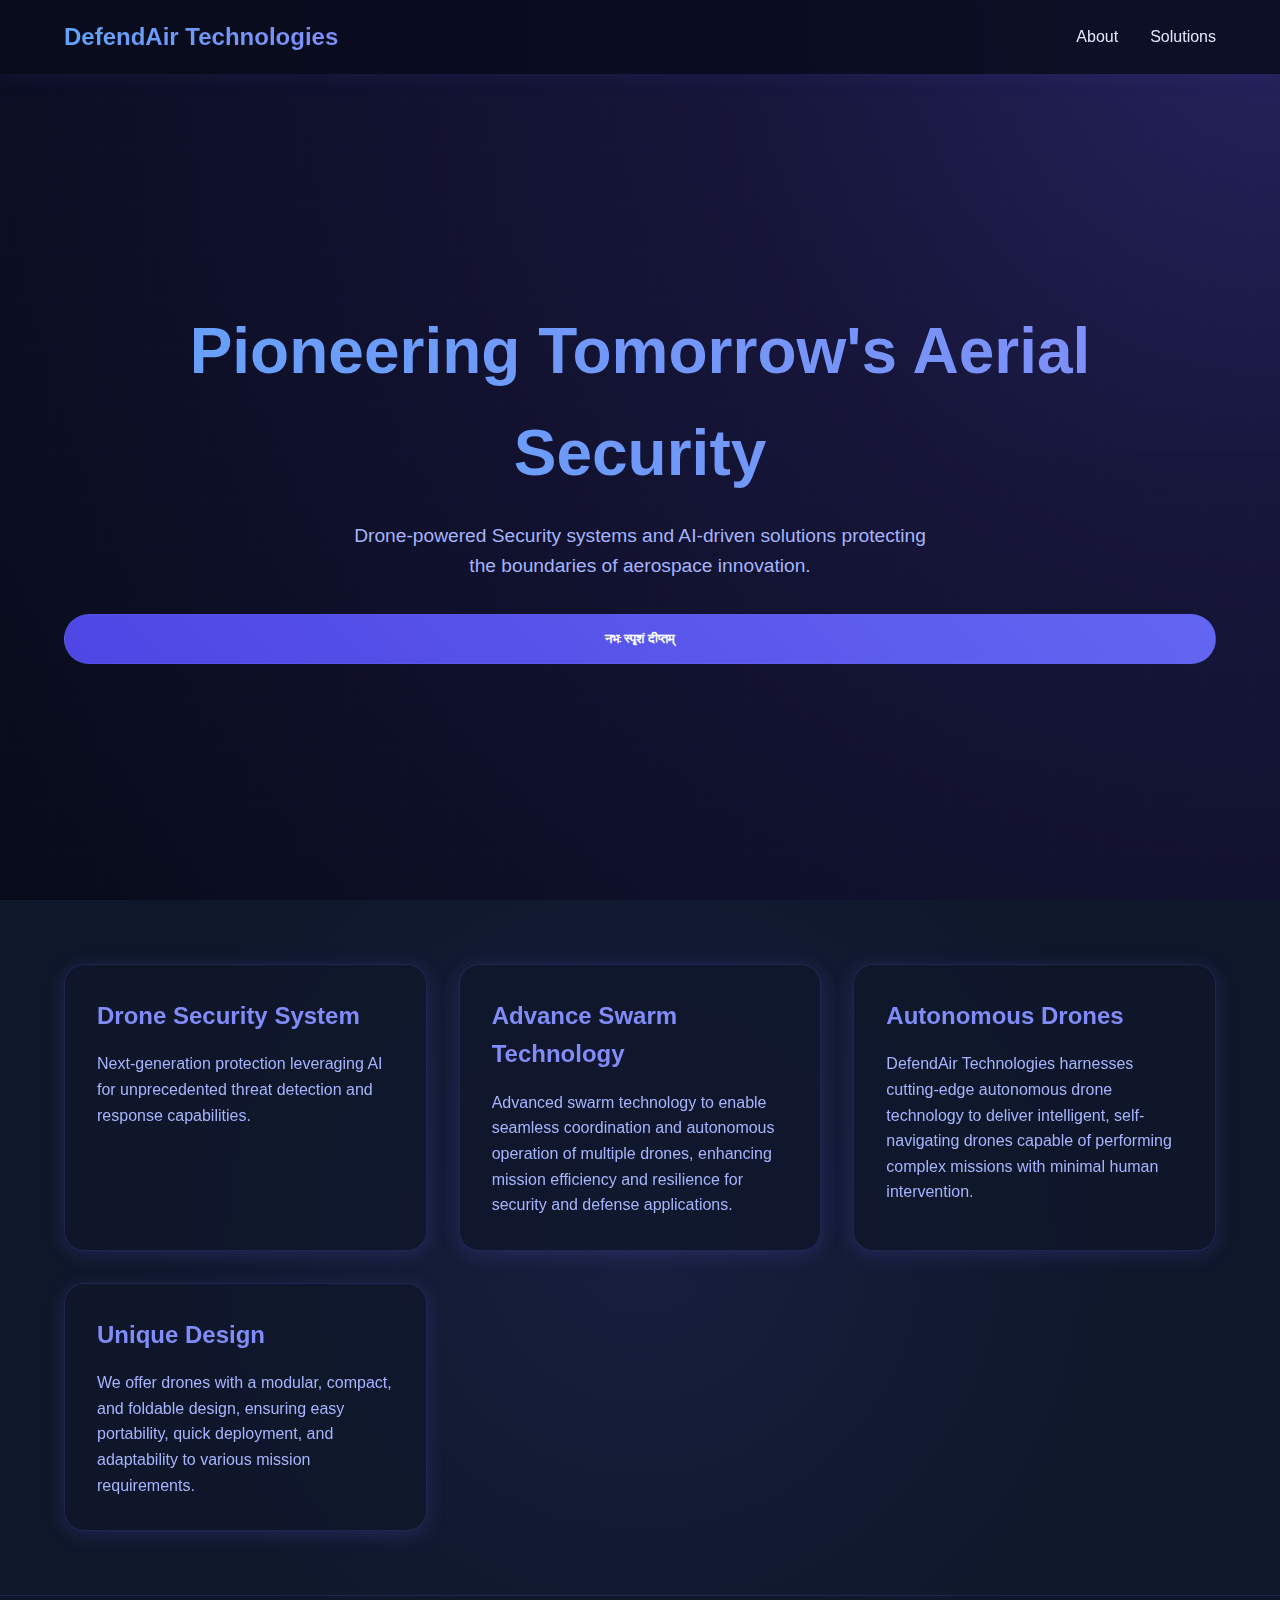
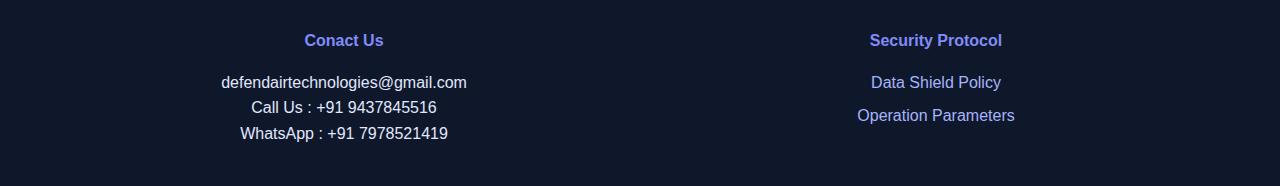
<file: index.html>
<!DOCTYPE html>
<html>
  <head>
    <style>
      * {
        margin: 0;
        padding: 0;
        box-sizing: border-box;
        font-family: -apple-system, BlinkMacSystemFont, "Segoe UI", Roboto,
          Helvetica, sans-serif;
      }

      body {
        line-height: 1.6;
        color: #e0e7ff;
        background: #080b1a;
        overflow-x: hidden;
      }

      .navbar {
        background: rgba(8, 11, 26, 0.8);
        backdrop-filter: blur(10px);
        padding: 1rem 5%;
        position: fixed;
        width: 100%;
        top: 0;
        box-shadow: 0 2px 20px rgba(99, 102, 241, 0.1);
        display: flex;
        justify-content: space-between;
        align-items: center;
        z-index: 1000;
        border-bottom: 0px solid rgba(99, 102, 241);
      }

      .logo {
        font-size: 1.5rem;
        font-weight: bold;
        background: linear-gradient(45deg, #60a5fa, #818cf8);
        background-clip: text;
        background-clip: text;
        background-clip: text;
        background-clip: text;
        background-clip: text;
        background-clip: text;
        background-clip: text;
        background-clip: text;
        -webkit-background-clip: text;
        -webkit-text-fill-color: transparent;
        position: relative;
      }

      .nav-links {
        display: flex;
        gap: 2rem;
      }

      .nav-links a {
        text-decoration: none;
        color: #e0e7ff;
        font-weight: 500;
        position: relative;
        padding: 0.5rem 0;
      }

      .nav-links a::after {
        content: "";
        position: absolute;
        bottom: 0;
        left: 0;
        width: 0;
        height: 2px;
        background: linear-gradient(45deg, #60a5fa, #818cf8);
        transition: width 0.3s;
      }

      .nav-links a:hover::after {
        width: 100%;
      }

      .hero {
        background: radial-gradient(circle at top right, #1e1b4b, #080b1a);
        padding: 8rem 5% 4rem;
        text-align: center;
        min-height: 100vh;
        display: flex;
        flex-direction: column;
        justify-content: center;
        position: relative;
        overflow: hidden;
      }

      .hero h1 {
        font-size: 4rem;
        margin-bottom: 1rem;
        background: linear-gradient(45deg, #60a5fa, #818cf8);
        -webkit-background-clip: text;
        -webkit-text-fill-color: transparent;
        position: relative;
      }

      .hero p {
        font-size: 1.2rem;
        max-width: 600px;
        margin: 0 auto 2rem;
        color: #a5b4fc;
      }

      .cta-button {
        display: inline-block;
        padding: 1rem 2rem;
        background: linear-gradient(45deg, #4f46e5, #6366f1);
        color: white;
        text-decoration: none;
        border-radius: 30px;
        font-weight: bold;
        transition: all 0.3s;
        position: relative;
        overflow: hidden;
        border: 1px solid rgba(99, 102, 241, 0.3);
        cursor: pointer;
      }

      .cta-button:hover {
        transform: translateY(-3px);
        box-shadow: 0 8px 20px rgba(52, 152, 219, 0.6);
        background: linear-gradient(45deg, #2ecc71, #3498db);
      }

      /* Drone Styles */
      .drone-container {
        display: none;
        position: fixed;
        top: 50%;
        left: -100px;
        transform: translateY(-50%);
        width: 120px;
        height: 120px;
        filter: drop-shadow(0 0 10px rgba(0, 255, 255, 0.3));
        z-index: 1001;
      }

      .drone {
        position: relative;
        width: 100%;
        height: 100%;
      }

      .drone-body {
        position: absolute;
        top: 40%;
        left: 25%;
        width: 50%;
        height: 20%;
        background: linear-gradient(90deg, #2c3e50, #3498db);
        border-radius: 20px;
        box-shadow: 0 0 15px rgba(52, 152, 219, 0.5);
      }

      .drone-light {
        position: absolute;
        width: 8px;
        height: 8px;
        background: #e74c3c;
        border-radius: 50%;
        top: 45%;
        right: 10%;
        animation: blink 1s infinite;
      }

      .propeller-housing {
        position: absolute;
        width: 25px;
        height: 25px;
        background: #34495e;
        border-radius: 50%;
        display: flex;
        justify-content: center;
        align-items: center;
      }

      .propeller {
        position: absolute;
        width: 35px;
        height: 3px;
        background: linear-gradient(90deg, #bdc3c7, #ecf0f1);
        border-radius: 2px;
        animation: spin 0.2s linear infinite;
        transform-origin: center;
      }

      .housing1 {
        top: 15%;
        left: 15%;
      }
      .housing2 {
        top: 15%;
        right: 15%;
      }
      .housing3 {
        bottom: 15%;
        left: 15%;
      }
      .housing4 {
        bottom: 15%;
        right: 15%;
      }

      .arm {
        position: absolute;
        width: 30%;
        height: 4px;
        background: linear-gradient(90deg, #2c3e50, #3498db);
        transform-origin: center;
      }

      .arm1 {
        top: 25%;
        left: 20%;
        transform: rotate(-45deg);
      }
      .arm2 {
        top: 25%;
        right: 20%;
        transform: rotate(45deg);
      }
      .arm3 {
        bottom: 25%;
        left: 20%;
        transform: rotate(45deg);
      }
      .arm4 {
        bottom: 25%;
        right: 20%;
        transform: rotate(-45deg);
      }

      @keyframes spin {
        from {
          transform: rotate(0deg);
        }
        to {
          transform: rotate(360deg);
        }
      }

      @keyframes blink {
        0%,
        100% {
          opacity: 1;
        }
        50% {
          opacity: 0.3;
        }
      }

      @keyframes flyIn {
        0% {
          left: -100px;
          transform: translateY(60%) rotate(0deg);
        }
        80% {
          left: 100%;
          transform: translateY(-50%) rotate(180deg);
        }
        95% {
          left: 50%;
          transform: translateY(60%) rotate(360deg) scale(1.1);
        }
        100% {
          left: 78%;
          transform: translateY(50%) rotate(360deg) scale(1);
        }
      }

      .show-drone {
        display: block;
        animation: flyIn 2.5s cubic-bezier(0.68, -0.55, 0.265, 1.55) forwards;
      }

      /* Rest of your existing styles */
      .hero {
        background: radial-gradient(circle at top right, #1e1b4b, #080b1a);
        padding: 8rem 5% 4rem;
        text-align: center;
        min-height: 100vh;
        display: flex;
        flex-direction: column;
        justify-content: center;
        position: relative;
        overflow: hidden;
      }

      .hero::before {
        content: "";
        position: absolute;
        top: -50%;
        right: -50%;
        width: 100%;
        height: 100%;
        background: radial-gradient(
          circle,
          rgba(99, 102, 241, 0.1) 0%,
          transparent 70%
        );
        animation: rotate 20s linear infinite;
      }

      @keyframes rotate {
        from {
          transform: rotate(0deg);
        }
        to {
          transform: rotate(360deg);
        }
      }

      .hero h1 {
        font-size: 4rem;
        margin-bottom: 1rem;
        background: linear-gradient(45deg, #60a5fa, #818cf8);
        -webkit-background-clip: text;
        -webkit-text-fill-color: transparent;
        position: relative;
      }

      .hero p {
        font-size: 1.2rem;
        max-width: 600px;
        margin: 0 auto 2rem;
        color: #a5b4fc;
      }

      .cta-button {
        display: inline-block;
        padding: 1rem 2rem;
        background: linear-gradient(45deg, #4f46e5, #6366f1);
        color: white;
        text-decoration: none;
        border-radius: 30px;
        font-weight: bold;
        transition: all 0.3s;
        position: relative;
        overflow: hidden;
        border: 1px solid rgba(99, 102, 241, 0.3);
      }

      .cta-button:hover {
        transform: translateY(5px);
        box-shadow: 0 0 20px rgba(112, 122, 255, 0.493);
      }
      .features {
        padding: 4rem 5%;
        background: #0f172a;
        position: relative;
      }

      .features::before {
        content: "";
        position: absolute;
        top: 0;
        left: 0;
        width: 100%;
        height: 100%;
        background: radial-gradient(
          circle at center,
          rgba(99, 102, 241, 0.1) 0%,
          transparent 70%
        );
      }

      .features-grid {
        display: grid;
        grid-template-columns: repeat(auto-fit, minmax(300px, 1fr));
        gap: 2rem;
        max-width: 1200px;
        margin: 0 auto;
        position: relative;
      }

      .feature-card {
        background: rgba(15, 23, 42, 0.8);
        padding: 2rem;
        border-radius: 20px;
        box-shadow: 0 4px 20px rgba(99, 102, 241, 0.2);
        border: 1px solid rgba(99, 102, 241, 0.2);
        backdrop-filter: blur(10px);
        transition: transform 0.3s;
      }

      .feature-card:hover {
        transform: translateY(-5px);
      }

      .feature-card h3 {
        color: #818cf8;
        margin-bottom: 1rem;
        font-size: 1.5rem;
      }

      .feature-card p {
        color: #a5b4fc;
      }

      footer {
        background: #0f172a;
        color: #e0e7ff;
        padding: 2rem 5%;
        text-align: center;
        border-top: 1px solid rgba(99, 102, 241, 0.2);
      }

      .footer-content {
        max-width: 1200px;
        margin: 0 auto;
        display: grid;
        grid-template-columns: repeat(auto-fit, minmax(200px, 1fr));
        gap: 2rem;
      }

      .footer-content h4 {
        margin-bottom: 1rem;
        color: #818cf8;
      }

      .footer-content a {
        color: #a5b4fc;
        text-decoration: none;
        display: block;
        margin-bottom: 0.5rem;
        transition: color 0.3s;
      }

      .footer-content a:hover {
        color: #818cf8;
      }

      .grid-background {
        position: absolute;
        top: 0;
        left: 0;
        width: 100%;
        height: 100%;
        background-image: linear-gradient(
            rgba(99, 102, 241, 0.1) 1px,
            transparent 1px
          ),
          linear-gradient(90deg, rgba(99, 102, 241, 0.1) 1px, transparent 1px);
        background-size: 50px 50px;
        animation: gridMove 20s linear infinite;
        opacity: 0.2;
      }

      @keyframes gridMove {
        0% {
          transform: translateY(0);
        }
        100% {
          transform: translateY(50px);
        }
      }
    </style>

    <link rel="shortcut icon" href="Black and White Simple Monoline Camping Camping Logo.png" type="image/x-icon">
    <title>Home</title>
  </head>
  <body>
    <nav class="navbar"> 
      <div class="logo"><a href="index.html">DefendAir Technologies</a></div>
      <div class="nav-links">
        <a href="index2.html">About</a>
        <a href="index3.html">Solutions</a>
      </div>
    </nav>

    <div class="drone-container" id="droneContainer">
      <div class="drone">
        <div class="drone-body"></div>
        <div class="drone-light"></div>
        <div class="arm arm1"></div>
        <div class="arm arm2"></div>
        <div class="arm arm3"></div>
        <div class="arm arm4"></div>
        <div class="propeller-housing housing1">
          <div class="propeller"></div>
        </div>
        <div class="propeller-housing housing2">
          <div class="propeller"></div>
        </div>
        <div class="propeller-housing housing3">
          <div class="propeller"></div>
        </div>
        <div class="propeller-housing housing4">
          <div class="propeller"></div>
        </div>
      </div>
    </div>

    <section class="hero">
      <div class="grid-background"></div>
      <h1>Pioneering Tomorrow's Aerial Security</h1>
      <p>
        Drone-powered Security systems and AI-driven solutions protecting the
        boundaries of aerospace innovation.
      </p>
      <button class="cta-button" onclick="showDrone()">
        नभः स्पृशं दीप्तम्
      </button>
    </section>

    <section class="features">
      <div class="features-grid">
        <div class="feature-card">
          <h3>Drone Security System</h3>
          <p>
            Next-generation protection leveraging AI for unprecedented threat
            detection and response capabilities.
          </p>
        </div>
        <div class="feature-card">
          <h3>Advance Swarm Technology</h3>
          <p>
            Advanced swarm technology to enable seamless coordination and
            autonomous operation of multiple drones, enhancing mission
            efficiency and resilience for security and defense applications.
          </p>
        </div>
        <div class="feature-card">
          <h3>Autonomous Drones</h3>
          <p>
            DefendAir Technologies harnesses cutting-edge autonomous drone
            technology to deliver intelligent, self-navigating drones capable of
            performing complex missions with minimal human intervention.
          </p>
        </div>
        <div class="feature-card">
          <h3>Unique Design</h3>
          <p>
            We offer drones with a modular, compact, and foldable design,
            ensuring easy portability, quick deployment, and adaptability to
            various mission requirements.
          </p>
        </div>
      </div>
    </section>

    <script>
      function showDrone() {
        const drone = document.getElementById("droneContainer");
        drone.classList.remove("show-drone");
        void drone.offsetWidth; // Trigger reflow
        drone.classList.add("show-drone");

        // Reset animation after 4 seconds
        setTimeout(() => {
          drone.classList.remove("show-drone");
        }, 4000);
      }
    </script>
    <footer>
      <div class="footer-content">
        <div>
          <h4>Conact Us</h4>
          <p>defendairtechnologies@gmail.com</p>
          <p>Call Us : +91 9437845516</p>
          <p>
            <a href="https://wa.me/message/MAWEYOQ3YXSGI1" id="jk"
             style="color:#e0e7ff;" >WhatsApp : +91 7978521419</a
            >
          </p>
        </div>
        <!-- <div>
                  <h4>Portal Links</h4>
                  <a href="#about">Our Vision</a>
                  <a href="#careers">Join the Future</a>
                  <a href="#news">Intelligence Feed</a>
              </div> -->
        <div>
          <h4>Security Protocol</h4>
          <a href="#privacy">Data Shield Policy</a>
          <a href="#terms">Operation Parameters</a>
        </div>
      </div>
    </footer>
  </body>
</html>
</file>
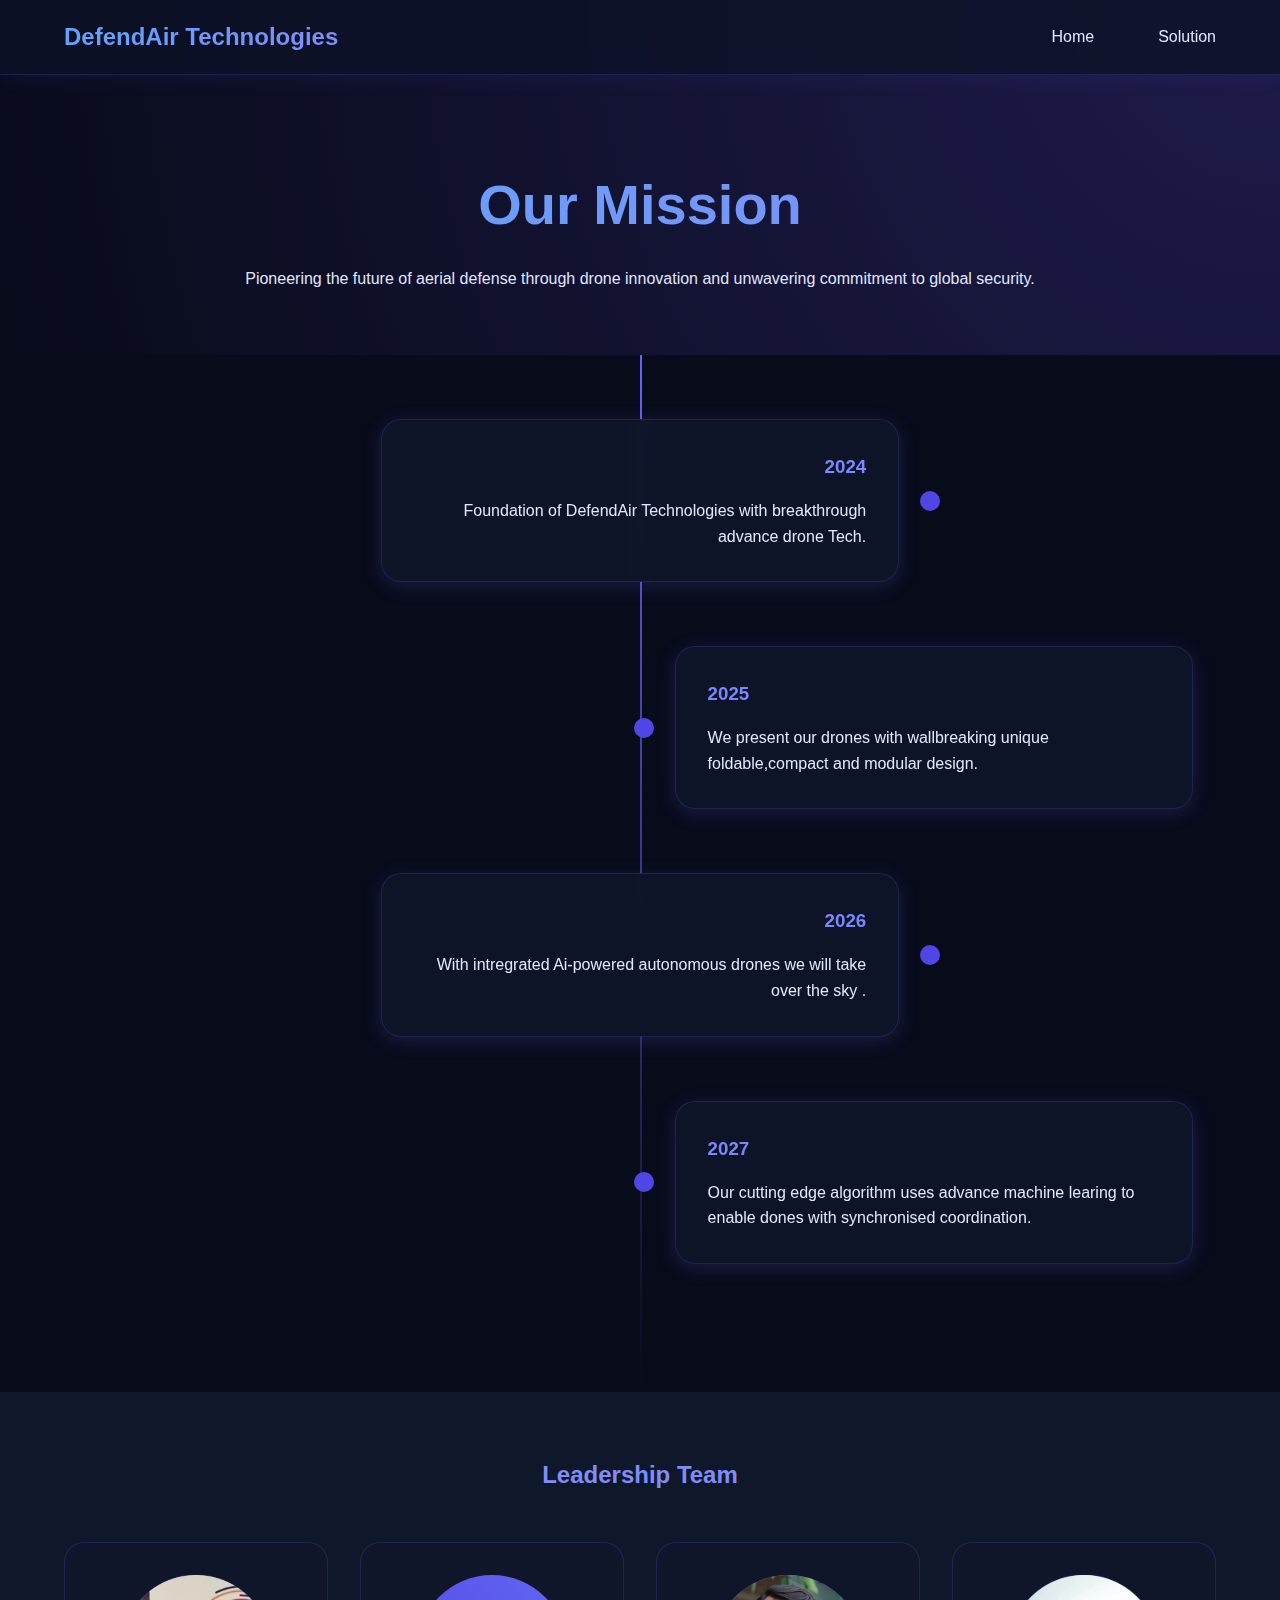
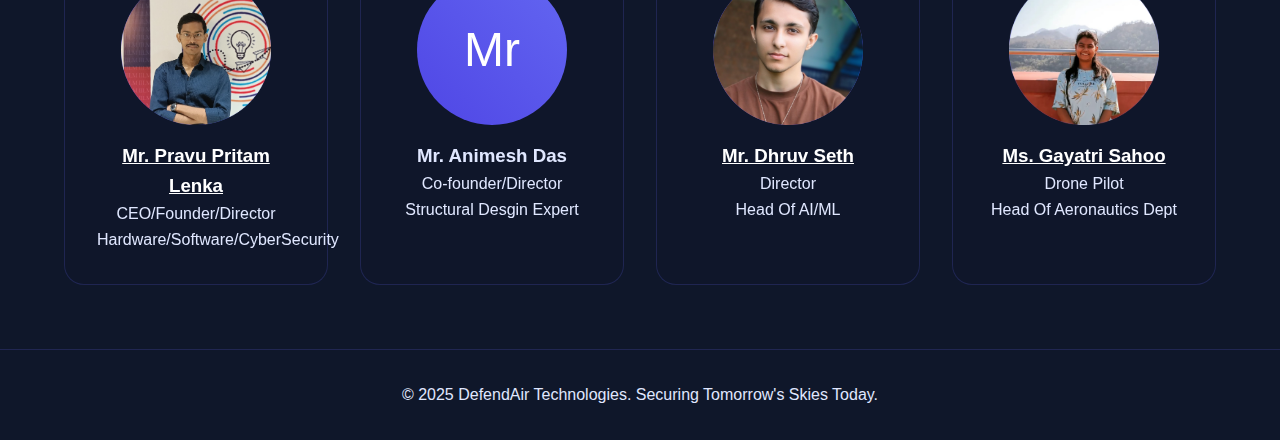
<file: index2.html>
<!DOCTYPE html>
<html>
<head>
    <link rel="stylesheet" href="style2.css" >
    <link rel="shortcut icon" href="Black and White Simple Monoline Camping Camping Logo.png" type="image/x-icon">
    <title>About</title>
        

</head>
<body>
    <nav class="navbar">
        <div class="logo"><a href="index.html">DefendAir Technologies</a></div>
        <div class="nav-links">
            <a href="index.html">Home</a>
            
            <a href="#solutions"><a href="index3.html">Solution</a></a>
        </div>
    </nav>

    <section class="page-header">
        <h1>Our Mission</h1>
        <p>Pioneering the future of aerial defense through drone innovation and unwavering commitment to global security.</p>
    </section>

    <section class="timeline">
        <div class="timeline-item">
            <div class="timeline-content timeline-left">
                <h3>2024</h3>
                <p>Foundation of DefendAir Technologies with breakthrough advance drone Tech.</p>
            </div>
        </div>
        <div class="timeline-item">
            <div class="timeline-content timeline-right">
                <h3>2025</h3>
                <p>We present our drones with wallbreaking unique foldable,compact and modular design.</p>
            </div>
        </div>
        <div class="timeline-item">
            <div class="timeline-content timeline-left">
                <h3>2026</h3>
                <p>With intregrated Ai-powered autonomous drones we will take over the sky .</p>
            </div>
        </div>
        <div class="timeline-item">
            <div class="timeline-content timeline-right">
                <h3>2027</h3>
                <p>Our cutting edge algorithm uses advance machine learing to enable dones with synchronised coordination.</p>
            </div>
        </div>
    </section>

    <section class="team-section">
        <h2 style="text-align: center; margin-bottom: 3rem; color: #818cf8;">Leadership Team</h2>
        <div class="team-grid">
            <div class="team-member">
                <div class="member-image"><img src="Prabhu.png" alt="Mr" width="150px"></div>
                <h3><a href="https://www.linkedin.com/in/pravu-pritam-lenka-2764731b3/" style="color: white;">Mr. Pravu Pritam Lenka</a></h3>
                <p>CEO/Founder/Director</p>
                <p>Hardware/Software/CyberSecurity</p>
            </div>
            <div class="team-member">
                <div class="member-image">Mr</div>
                <h3>Mr. Animesh Das</h3>
                <p>Co-founder/Director</p>
                <p>Structural Desgin Expert</p>
            </div>
            <div class="team-member">
                <div class="member-image"><img src="IMG_20241214_231904-modified.png" alt="Mr" width="150px"></div>
                <h3><a href="https://www.linkedin.com/in/dhruvseth10/" style="color: white;">Mr. Dhruv Seth </a></h3>
                <p>Director</p>
                <p>Head Of AI/ML</p>
            </div>
            <div class="team-member">
                <div class="member-image"><img src="Gaytri.png" alt="Ms" width="150px"></div>
                <h3><a href="https://www.linkedin.com/in/gayatri-sahoo-76850b1bb/" style="color: white;">Ms. Gayatri Sahoo</a></h3>
                <p>Drone Pilot</p>
                <p>Head Of Aeronautics Dept</p>
            </div>
        </div>
    </section>

    <!-- <section class="stats-section">
        <div class="stats-grid">
            <div class="stat-card">
                <div class="stat-number">150+</div>
                <p>Global Patents</p>
            </div>
            <div class="stat-card">
                <div class="stat-number">45+</div>
                <p>Countries Protected</p>
            </div>
            <div class="stat-card">
                <div class="stat-number">99.9%</div>
                <p>Threat Detection Rate</p>
            </div>
            <div class="stat-card">
                <div class="stat-number">1000+</div>
                <p>Team Members</p>
            </div>
        </div>
    </section> -->

    <footer>
        <p>© 2025 DefendAir Technologies. Securing Tomorrow's Skies Today.</p>
    </footer>
</body>
</html>
</file>
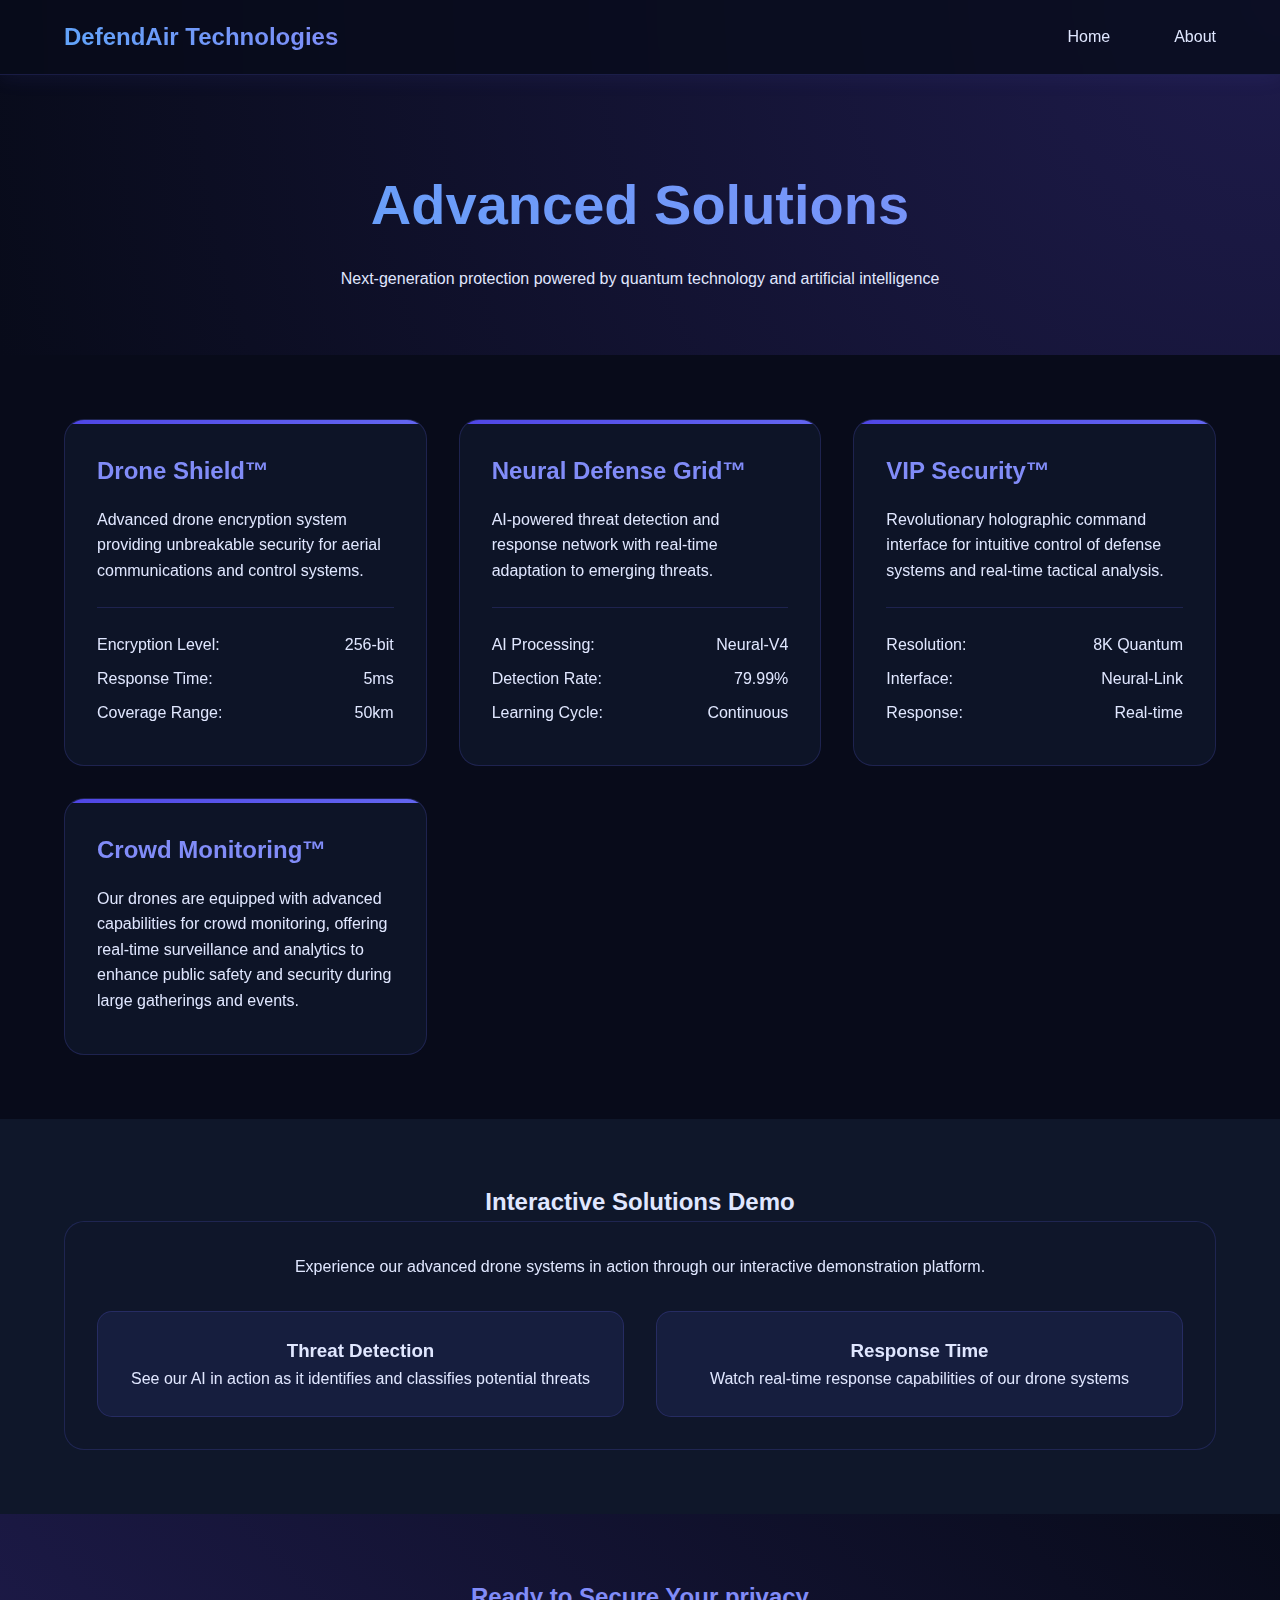
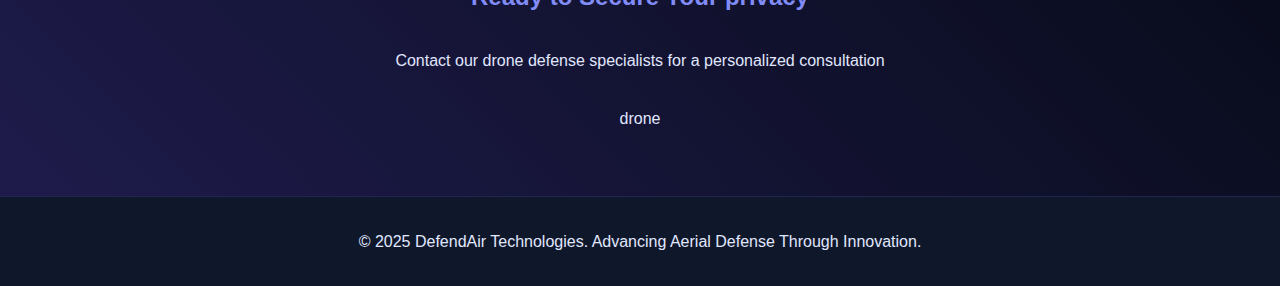
<file: index3.html>
<!DOCTYPE html>
<html>
<head>
    <link rel="stylesheet" href="style3.css" >
    <style>
       
        </style>
         <link rel="shortcut icon" href="Black and White Simple Monoline Camping Camping Logo.png" type="image/x-icon">
         <title>Solution</title>
</head>
<body>
    <nav class="navbar">
        <div class="logo"> <a href="index.html">DefendAir Technologies</a></div>
        <div class="nav-links">
          <a href="index.html">Home</a>
            <a href="index.html"><a href="index2.html">About</a></a>
            
            
        </div>
    </nav>

    <section class="page-header">
        <h1>Advanced  Solutions</h1>
        <p>Next-generation protection powered by quantum technology and artificial intelligence</p>
    </section>

    <section class="solutions-grid">
        <div class="solution-card">
            <h3>Drone Shield™</h3>
            <p>Advanced drone encryption system providing unbreakable security for aerial communications and control systems.</p>
            <div class="tech-specs">
                <div class="tech-spec">
                    <span>Encryption Level:</span>
                    <span>256-bit</span>
                </div>
                <div class="tech-spec">
                    <span>Response Time:</span>
                    <span> 5ms</span>
                </div>
                <div class="tech-spec">
                    <span>Coverage Range:</span>
                    <span>50km</span>
                </div>
            </div>
        </div>

        <div class="solution-card">
            <h3>Neural Defense Grid™</h3>
            <p>AI-powered threat detection and response network with real-time adaptation to emerging threats.</p>
            <div class="tech-specs">
                <div class="tech-spec">
                    <span>AI Processing:</span>
                    <span>Neural-V4</span>
                </div>
                <div class="tech-spec">
                    <span>Detection Rate:</span>
                    <span>79.99%</span>
                </div>
                <div class="tech-spec">
                    <span>Learning Cycle:</span>
                    <span>Continuous</span>
                </div>
            </div>
        </div>

        <div class="solution-card">
            <h3>VIP Security™</h3>
            <p>Revolutionary holographic command interface for intuitive control of defense systems and real-time tactical analysis.</p>
            <div class="tech-specs">
                <div class="tech-spec">
                    <span>Resolution:</span>
                    <span>8K Quantum</span>
                </div>
                <div class="tech-spec">
                    <span>Interface:</span>
                    <span>Neural-Link</span>
                </div>
                <div class="tech-spec">
                    <span>Response:</span>
                    <span>Real-time</span>
                </div>
               
            </div>
        </div>
        <div class="solution-card">
            <h3>Crowd Monitoring™</h3>
            <p>
                Our drones are equipped with advanced capabilities for crowd monitoring, offering real-time surveillance and analytics to enhance public safety and security during large gatherings and events.
            </p>
            
            <div class="tech-spec">
                <span></span>
                <span></span>
            </div>
        </div>
    </section>

    <section class="interactive-demo">
        <h2>Interactive Solutions Demo</h2>
        <div class="demo-container">
            <p>Experience our advanced drone systems in action through our interactive demonstration platform.</p>
            <div class="demo-grid">
                <div class="demo-item">
                    <h3>Threat Detection</h3>
                    <p>See our AI in action as it identifies and classifies potential threats</p>
                </div>
                <div class="demo-item">
                    <h3>Response Time</h3>
                    <p>Watch real-time response capabilities of our drone systems</p>
                </div>
                <!-- <div class="demo-item">
                    <h3>Command Interface</h3>
                    <p>Experience our intuitive holographic control system</p> -->
                </div>
            </div>
        </div>
    </section>
<!-- 
    <section class="comparison-section">
        <h2 style="text-align: center; margin-bottom: 3rem; color: #818cf8;">Solution Comparison</h2>
        <table class="comparison-table">
            <thead>
                <tr>
                    <th>Features</th>
                    <th>Standard</th>
                    <th>Advanced</th>
                    <th>Enterprise</th>
                </tr>
            </thead>
            <tbody>
                <tr>
                    <td>Quantum Encryption</td>
                    <td>128-Qubit</td>
                    <td>256-Qubit</td>
                    <td>512-Qubit</td>
                </tr>
                <tr>
                    <td>AI Processing</td>
                    <td>Neural-V2</td>
                    <td>Neural-V3</td>
                    <td>Neural-V4</td>
                </tr>
                <tr>
                    <td>Coverage Range</td>
                    <td>200km</td>
                    <td>500km</td>
                    <td>1000km</td>
                </tr>
                <tr>
                    <td>Response Time</td>
                    <td>< 5ms</td>
                    <td>< 2ms</td>
                    <td>< 1ms</td>
                </tr>
            </tbody>
        </table>
    </section> -->

    <section class="cta-section">
        <h2 style="margin-bottom: 2rem; color: #818cf8;">Ready to Secure Your privacy</h2>
        <p style="margin-bottom: 2rem">Contact our drone defense specialists for a personalized consultation</p>
drone
    </section>

    <footer>
        <p>© 2025 DefendAir Technologies. Advancing Aerial Defense Through Innovation.</p>
    </footer>
</body>
</html>
</file>
<file: style2.css>
* {
    margin: 0;
    padding: 0;
    box-sizing: border-box;
    font-family: -apple-system, BlinkMacSystemFont, "Segoe UI", Roboto, Helvetica, sans-serif;
}

body {
    line-height: 1.6;
    color: #e0e7ff;
    background: #080b1a;
    overflow-x: hidden;
}

.navbar {
    background: rgba(13, 17, 39, 0.8);
    backdrop-filter: blur(10px);
    padding: 1rem 5%;
    position: fixed;
    width: 100%;
    top: 0;
    box-shadow: 0 2px 20px rgba(99, 102, 241, 0.1);
    display: flex;
    justify-content: space-between;
    align-items: center;
    z-index: 1000;
    border-bottom: 1px solid rgba(99, 102, 241, 0.2);
}

.logo {
    font-size: 1.5rem;
    font-weight: bold;
    background: linear-gradient(45deg, #60a5fa, #818cf8);
    background-clip: text;
    background-clip: text;
    background-clip: text;
    -webkit-background-clip: text;
    background-clip: text;
    background-clip: text;
    background-clip: text;
    background-clip: text;
    background-clip: text;
    background-clip: text;
    background-clip: text;
    background-clip: text;
    background-clip: text;
    background-clip: text;
    background-clip: text;
    background-clip: text;
    -webkit-text-fill-color: transparent;
}

.nav-links {
    display: flex;
    gap: 2rem;
}

.nav-links a {
    text-decoration: none;
    color: #e0e7ff;
    font-weight: 500;
    position: relative;
    padding: 0.5rem 0;
}

.page-header {
    background: radial-gradient(circle at top right, #1e1b4b, #080b1a);
    padding: 10rem 5% 4rem;
    text-align: center;
    position: relative;
    overflow: hidden;
}

.page-header h1 {
    font-size: 3.5rem;
    margin-bottom: 1rem;
    background: linear-gradient(45deg, #60a5fa, #818cf8);
    -webkit-background-clip: text;
    -webkit-text-fill-color: transparent;
}

.timeline {
    padding: 4rem 5%;
    position: relative;
}

.timeline::before {
    content: '';
    position: absolute;
    left: 50%;
    top: 0;
    width: 2px;
    height: 100%;
    background: linear-gradient(to bottom, #6d5fff, transparent);
}

.timeline-item {
    display: flex;
    justify-content: center;
    align-items: flex-start;
    margin-bottom: 4rem;
}

.timeline-content {
    background: rgba(15, 23, 42, 0.8);
    padding: 2rem;
    border-radius: 20px;
    box-shadow: 0 4px 20px rgba(99, 102, 241, 0.2);
    border: 1px solid rgba(99, 102, 241, 0.2);
    backdrop-filter: blur(10px);
    width: 45%;
    margin: 0 2%;
    position: relative;
}

.timeline-content h3 {
    color: #7a88ff;
    margin-bottom: 1rem;
}

.timeline-content::before {
    content: "";
    position: absolute;
    width: 20px;
    height: 20px;
    background: #4f46e5;
    border-radius: 50%;
    top: 50%;
    transform: translateY(-50%);
}

.timeline-left {
    text-align: right;
}

.timeline-right {
    margin-left: auto;
}

.timeline-left::before {
    right: -42px;
}

.timeline-right::before {
    left: -42px;
}

.team-section {
    padding: 4rem 5%;
    background: #0f172a;
}

.team-grid {
    display: grid;
    grid-template-columns: repeat(auto-fit, minmax(250px, 1fr));
    gap: 2rem;
    max-width: 1200px;
    margin: 0 auto;
}

.team-member {
    background: rgba(15, 23, 42, 0.8);
    padding: 2rem;
    border-radius: 20px;
    text-align: center;
    border: 1px solid rgba(99, 102, 241, 0.2);
    backdrop-filter: blur(10px);
    transition: transform 0.3s;
}

.team-member:hover {
    transform: translateY(-5px);
}

.member-image {
    width: 150px;
    height: 150px;
    border-radius: 50%;
    margin: 0 auto 1rem;
    background: linear-gradient(45deg, #4f46e5, #6366f1);
    display: flex;
    align-items: center;
    justify-content: center;
    color: white;
    font-size: 3rem;
}

.stats-section {
    padding: 4rem 5%;
    background: radial-gradient(circle at center, #1e1b4b, #080b1a);
}

.stats-grid {
    display: grid;
    grid-template-columns: repeat(auto-fit, minmax(200px, 1fr));
    gap: 2rem;
    max-width: 1200px;
    margin: 0 auto;
}

.stat-card {
    text-align: center;
    padding: 2rem;
}

.stat-number {
    font-size: 3rem;
    font-weight: bold;
    background: linear-gradient(45deg, #60a5fa, #818cf8);
    -webkit-background-clip: text;
    -webkit-text-fill-color: transparent;
}

footer {
    background: #0f172a;
    color: #e0e7ff;
    padding: 2rem 5%;
    text-align: center;
    border-top: 1px solid rgba(99, 102, 241, 0.2);
}
.pravu:hover{
    transform: translateY(5px);
    box-shadow: 0 0 20px rgba(112, 122, 255, 0.493);
}
.Gayatri:hover{
    transform: translateY(5px);
    box-shadow: 0 0 20px rgba(112, 122, 255, 0.493);
}
</file>
<file: style3.css>
* {
    margin: 0;
    padding: 0;
    box-sizing: border-box;
    font-family: -apple-system, BlinkMacSystemFont, "Segoe UI", Roboto, Helvetica, sans-serif;
}

body {
    line-height: 1.6;
    color: #e0e7ff;
    background: #080b1a;
    overflow-x: hidden;
}

.navbar {
    background: rgba(8, 11, 26, 0.8);
    backdrop-filter: blur(10px);
    padding: 1rem 5%;
    position: fixed;
    width: 100%;
    top: 0;
    box-shadow: 0 2px 20px rgba(99, 102, 241, 0.1);
    display: flex;
    justify-content: space-between;
    align-items: center;
    z-index: 1000;
    border-bottom: 1px solid rgba(99, 102, 241, 0.2);
}

.logo {
    font-size: 1.5rem;
    font-weight: bold;
    background: linear-gradient(45deg, #60a5fa, #818cf8);
    background-clip: text;
    background-clip: text;
    background-clip: text;
    background-clip: text;
    background-clip: text;
    background-clip: text;
    background-clip: text;
    background-clip: text;
    background-clip: text;
    -webkit-background-clip: text;
    -webkit-text-fill-color: transparent;
}

.nav-links {
    display: flex;
    gap: 2rem;
}

.nav-links a {
    text-decoration: none;
    color: #e0e7ff;
    font-weight: 500;
    position: relative;
    padding: 0.5rem 0;
}

.page-header {
    background: radial-gradient(circle at top right, #1e1b4b, #080b1a);
    padding: 10rem 5% 4rem;
    text-align: center;
    position: relative;
    overflow: hidden;
}

.page-header h1 {
    font-size: 3.5rem;
    margin-bottom: 1rem;
    background: linear-gradient(45deg, #60a5fa, #818cf8);
    -webkit-background-clip: text;
    -webkit-text-fill-color: transparent;
}

.solutions-grid {
    display: grid;
    grid-template-columns: repeat(auto-fit, minmax(300px, 1fr));
    gap: 2rem;
    padding: 4rem 5%;
    max-width: 1400px;
    margin: 0 auto;
}

.solution-card {
    background: rgba(15, 23, 42, 0.8);
    border-radius: 20px;
    padding: 2rem;
    border: 1px solid rgba(99, 102, 241, 0.2);
    backdrop-filter: blur(10px);
    transition: transform 0.3s;
    position: relative;
    overflow: hidden;
}

.solution-card:hover {
    transform: translateY(-10px);
}

.solution-card::before {
    content: '';
    position: absolute;
    top: 0;
    left: 0;
    width: 100%;
    height: 4px;
    background: linear-gradient(90deg, #4f46e5, #6366f1);
}

.solution-card h3 {
    color: #818cf8;
    margin-bottom: 1rem;
    font-size: 1.5rem;
}

.tech-specs {
    margin-top: 1.5rem;
    padding-top: 1.5rem;
    border-top: 1px solid rgba(99, 102, 241, 0.2);
}

.tech-spec {
    display: flex;
    justify-content: space-between;
    margin-bottom: 0.5rem;
}

.interactive-demo {
    background: #0f172a;
    padding: 4rem 5%;
    text-align: center;
    position: relative;
}

.demo-container {
    max-width: 1200px;
    margin: 0 auto;
    background: rgba(15, 23, 42, 0.8);
    border-radius: 20px;
    padding: 2rem;
    border: 1px solid rgba(99, 102, 241, 0.2);
    backdrop-filter: blur(10px);
}

.demo-grid {
    display: grid;
    grid-template-columns: repeat(auto-fit, minmax(250px, 1fr));
    gap: 2rem;
    margin-top: 2rem;
}

.demo-item {
    padding: 1.5rem;
    border-radius: 15px;
    background: rgba(99, 102, 241, 0.1);
    border: 1px solid rgba(99, 102, 241, 0.2);
    transition: all 0.3s;
    cursor: pointer;
}

.demo-item:hover {
    background: rgba(99, 102, 241, 0.2);
    transform: scale(1.05);
}

.comparison-section {
    padding: 4rem 5%;
    background: radial-gradient(circle at center, #1e1b4b, #080b1a);
}

.comparison-table {
    width: 100%;
    max-width: 1200px;
    margin: 0 auto;
    border-collapse: separate;
    border-spacing: 0 1rem;
}

.comparison-table th,
.comparison-table td {
    padding: 1.5rem;
    background: rgba(15, 23, 42, 0.8);
    border: 1px solid rgba(99, 102, 241, 0.2);
}

.comparison-table th {
    background: rgba(99, 102, 241, 0.2);
    color: #818cf8;
}

.comparison-table tr td:first-child {
    border-radius: 10px 0 0 10px;
}

.comparison-table tr td:last-child {
    border-radius: 0 10px 10px 0;
}

.cta-section {
    padding: 4rem 5%;
    text-align: center;
    background: linear-gradient(45deg, #1e1b4b, #080b1a);
}

.cta-button {
    display: inline-block;
    padding: 1rem 2rem;
    background: linear-gradient(45deg, #4f46e5, #6366f1);
    color: white;
    text-decoration: none;
    border-radius: 30px;
    font-weight: bold;
    transition: all 0.3s;
    border: 1px solid rgba(99, 102, 241, 0.3);
}

.cta-button:hover {
    transform: translateY(-2px);
    box-shadow: 0 0 20px rgba(99, 102, 241, 0.4);
}

footer {
    background: #0f172a;
    color: #e0e7ff;
    padding: 2rem 5%;
    text-align: center;
    border-top: 1px solid rgba(99, 102, 241, 0.2);
}
</file>
